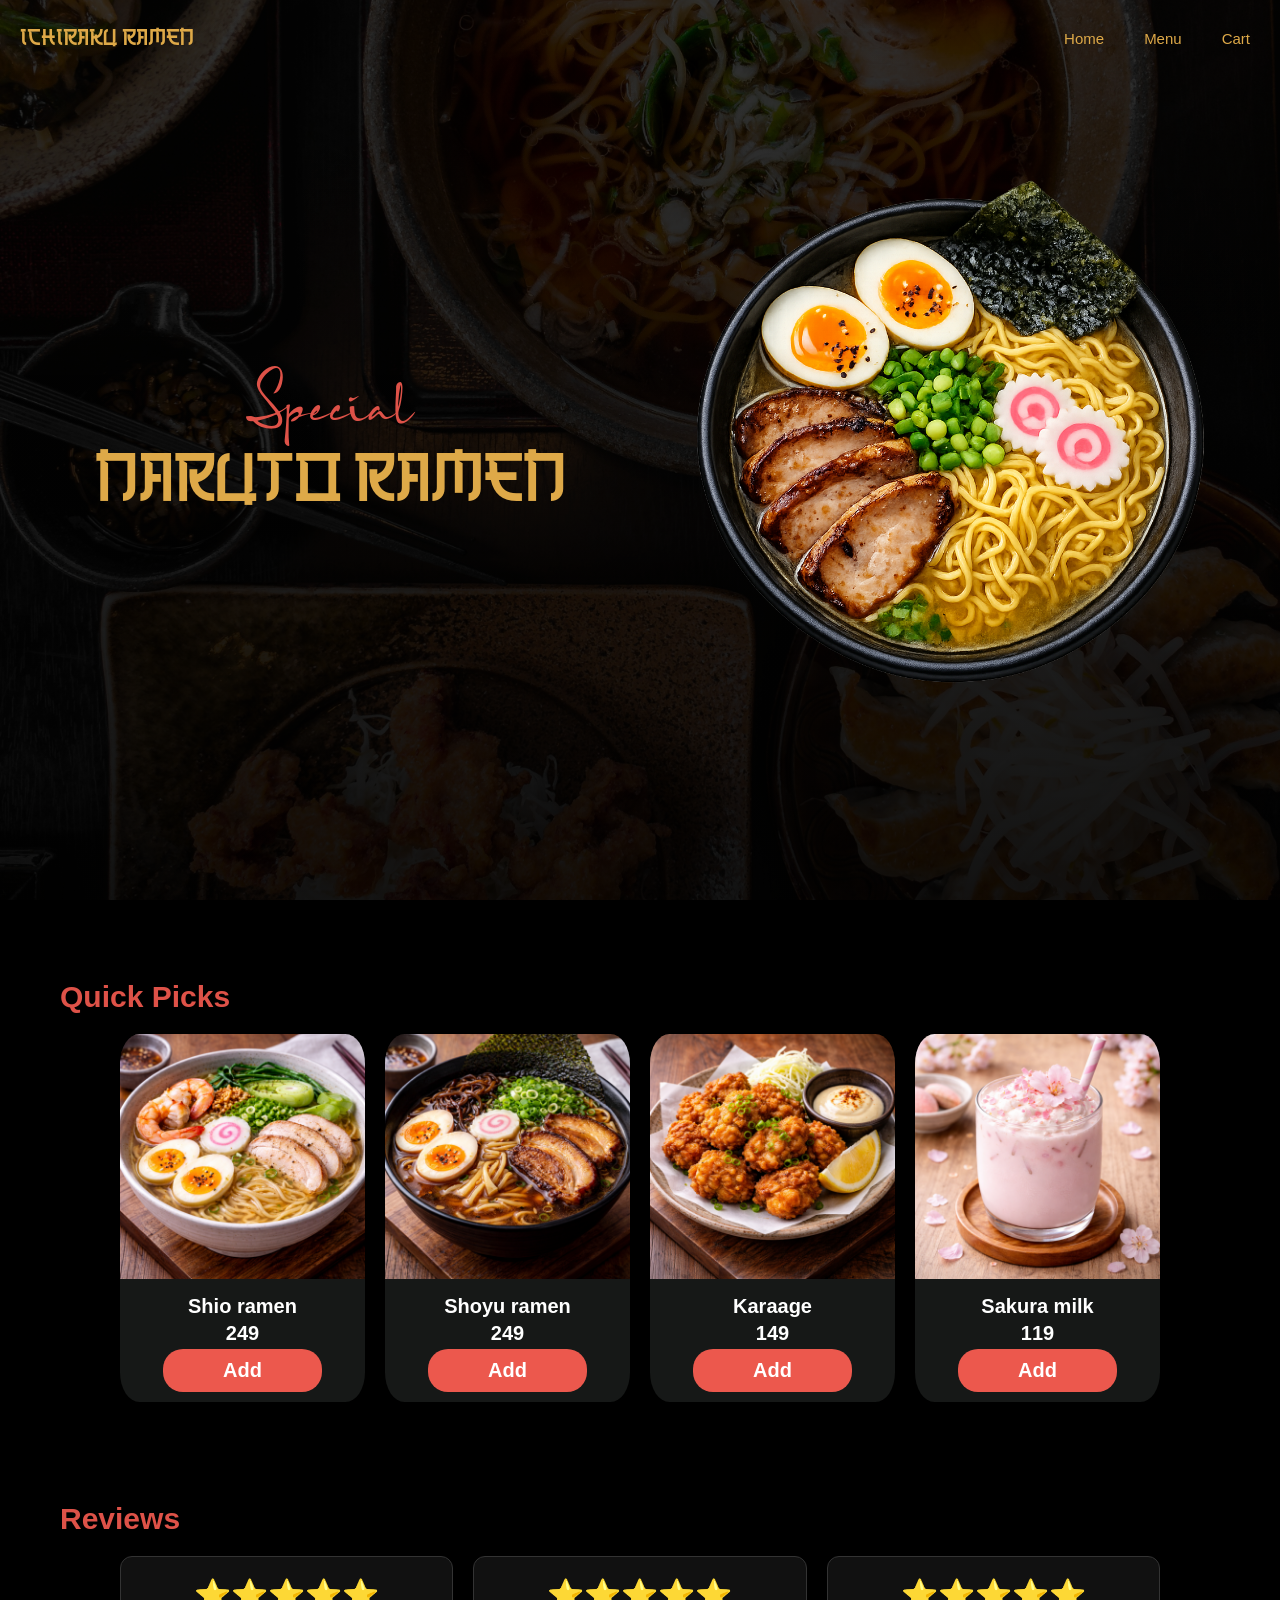
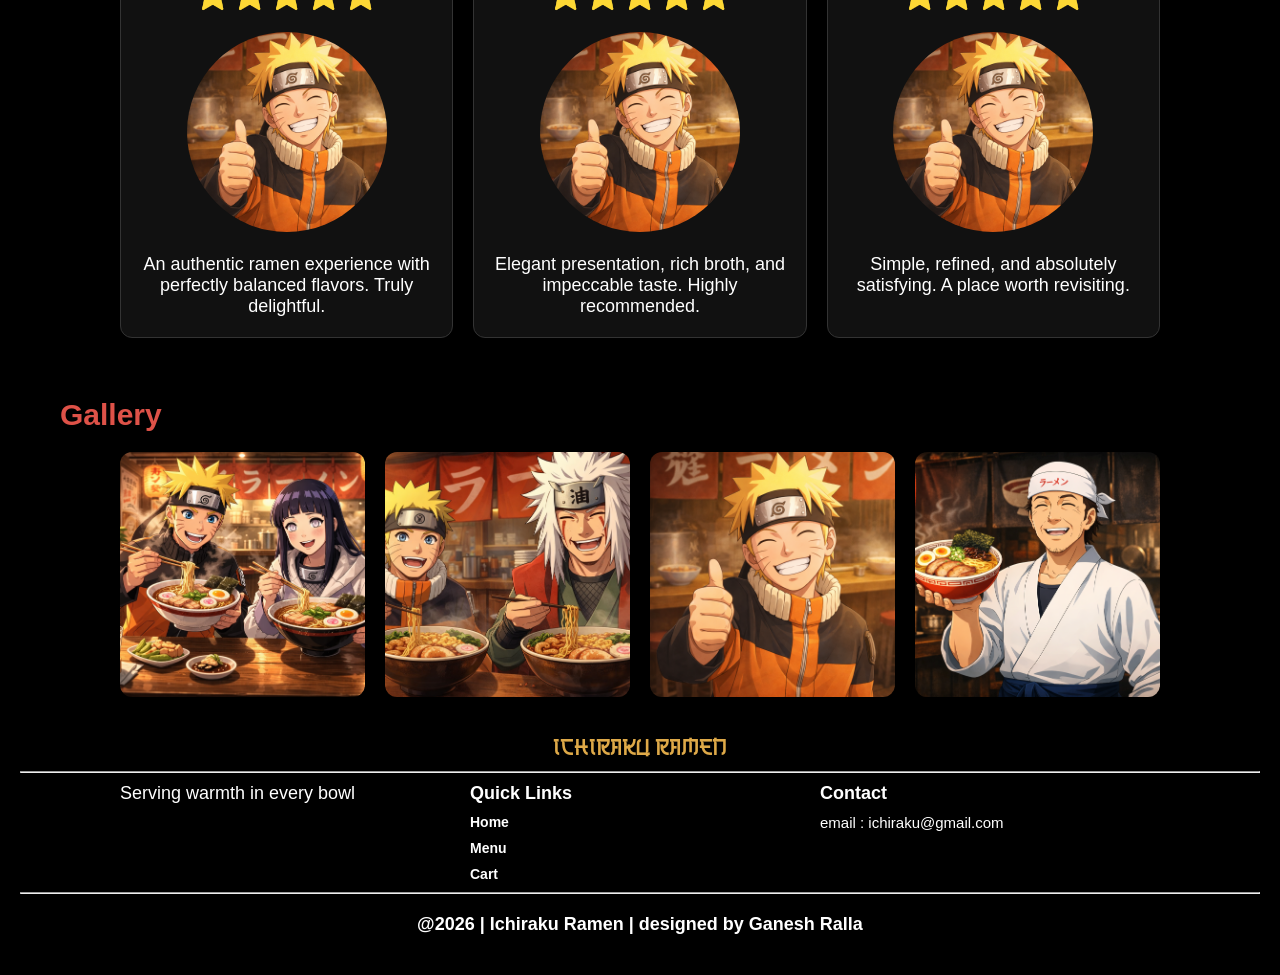
<file: index.html>
<!DOCTYPE html>
<html lang="en">

<head>
    <meta charset="UTF-8">
    <meta name="viewport" content="width=device-width, initial-scale=1.0">
    <title>Ichiraku Ramen</title>
    <link rel="stylesheet" href="style.css">
    <script src="script.js" defer></script>
</head>

<body>
    <header class="navbar">
        <div class="nav-home">
            <a href="#" class="japanfont">Ichiraku Ramen</a>
        </div>
        <div class="hamburger">
            ☰
        </div>
        <nav class="nav-items">
            <a href="index.html">Home</a>
            <a href="menu.html">Menu</a>
            <a href="cart.html">Cart</a>
        </nav>
    </header>
    <main>
        <section class="main-bg">
            <div class="ramen-img">
                <img src="assets/ramen_bowl_final.png" alt="ramen_bowl">
            </div>
            <div class="text-center">
                <p class="special">Special</p>
                <p class="naruto-ramen">Naruto Ramen</p>
            </div>
        </section>

        <section class="quick-picks">
            <p class="section-header">Quick Picks</p>
            <div class="quick-container">

            </div>
        </section>

        <section class="reviews">
            <p class="section-header">Reviews</p>
            <div class="review-container">
                <div class="review-card">
                    <div class="review-star">
                        <span>⭐</span><span>⭐</span><span>⭐</span><span>⭐</span><span>⭐</span>
                    </div>
                    <div class="reviewer">
                        <img src="assets/naruto_thumbsup.png" alt="naruto" height="200">
                    </div>
                    <div class="review-content">
                        <p>
                            An authentic ramen experience with perfectly balanced flavors. Truly delightful.
                        </p>
                    </div>    
                </div>

                <div class="review-card">
                    <div class="review-star">
                        <span>⭐</span><span>⭐</span><span>⭐</span><span>⭐</span><span>⭐</span>
                    </div>
                    <div class="reviewer">
                        <img src="assets/naruto_thumbsup.png" alt="naruto" height="200">
                    </div>
                    <div class="review-content">
                        <p>
                            Elegant presentation, rich broth, and impeccable taste. Highly recommended.
                        </p>
                    </div>    
                </div>

                <div class="review-card">
                    <div class="review-star">
                        <span>⭐</span><span>⭐</span><span>⭐</span><span>⭐</span><span>⭐</span>
                    </div>
                    <div class="reviewer">
                        <img src="assets/naruto_thumbsup.png" alt="naruto" height="200">
                    </div>
                    <div class="review-content">
                        <p>
                            Simple, refined, and absolutely satisfying. A place worth revisiting.
                        </p>
                    </div>    
                </div>
               
            </div>
        </section>

        <section class="gallery">
            <p class="section-header">Gallery</p>
            <div class="gallery-container">
                <div class="gallery-card">
                    <img src="assets/naruto_hinata.png" alt="naruto_hinata">
                </div>
                <div class="gallery-card">
                    <img src="assets/naruto-jiraiya-background.png" alt="naruto-jiraiya-background" >
                </div>
                <div class="gallery-card">
                    <img src="assets/naruto_thumbsup.png" alt="naruto_thumbsup" >
                </div>
                <div class="gallery-card">
                    <img src="assets/Teuchi.png" alt="Teuchi" >
                </div>
            </div>
        </section>
    </main>

    <footer>
        <div class="footer">
            <p class="footer-ramen">Ichiraku Ramen</p>
            <hr>
            <div class="footer-container">
                <div class="footer-card">

                    <p class="footer-quote">Serving warmth in every bowl</p>
                </div>

                <div class="footer-card">
                    <p id="quick-links">Quick Links</p>
                    <!-- <hr> -->
                    <div class="links">
                        <a href="index.html">Home</a>
                        <a href="menu.html">Menu</a>
                        <a href="cart.html">Cart</a>
                    </div>
                </div>

                <div class="footer-card">
                    <p id="contact">Contact</p>
                    <p id="email">email : ichiraku@gmail.com</p>
                </div>
            </div>
            <hr>
            <p id="creator">@2026 | Ichiraku Ramen | designed by Ganesh Ralla</p>
        </div>
    </footer>

</body>

</html>
</file>
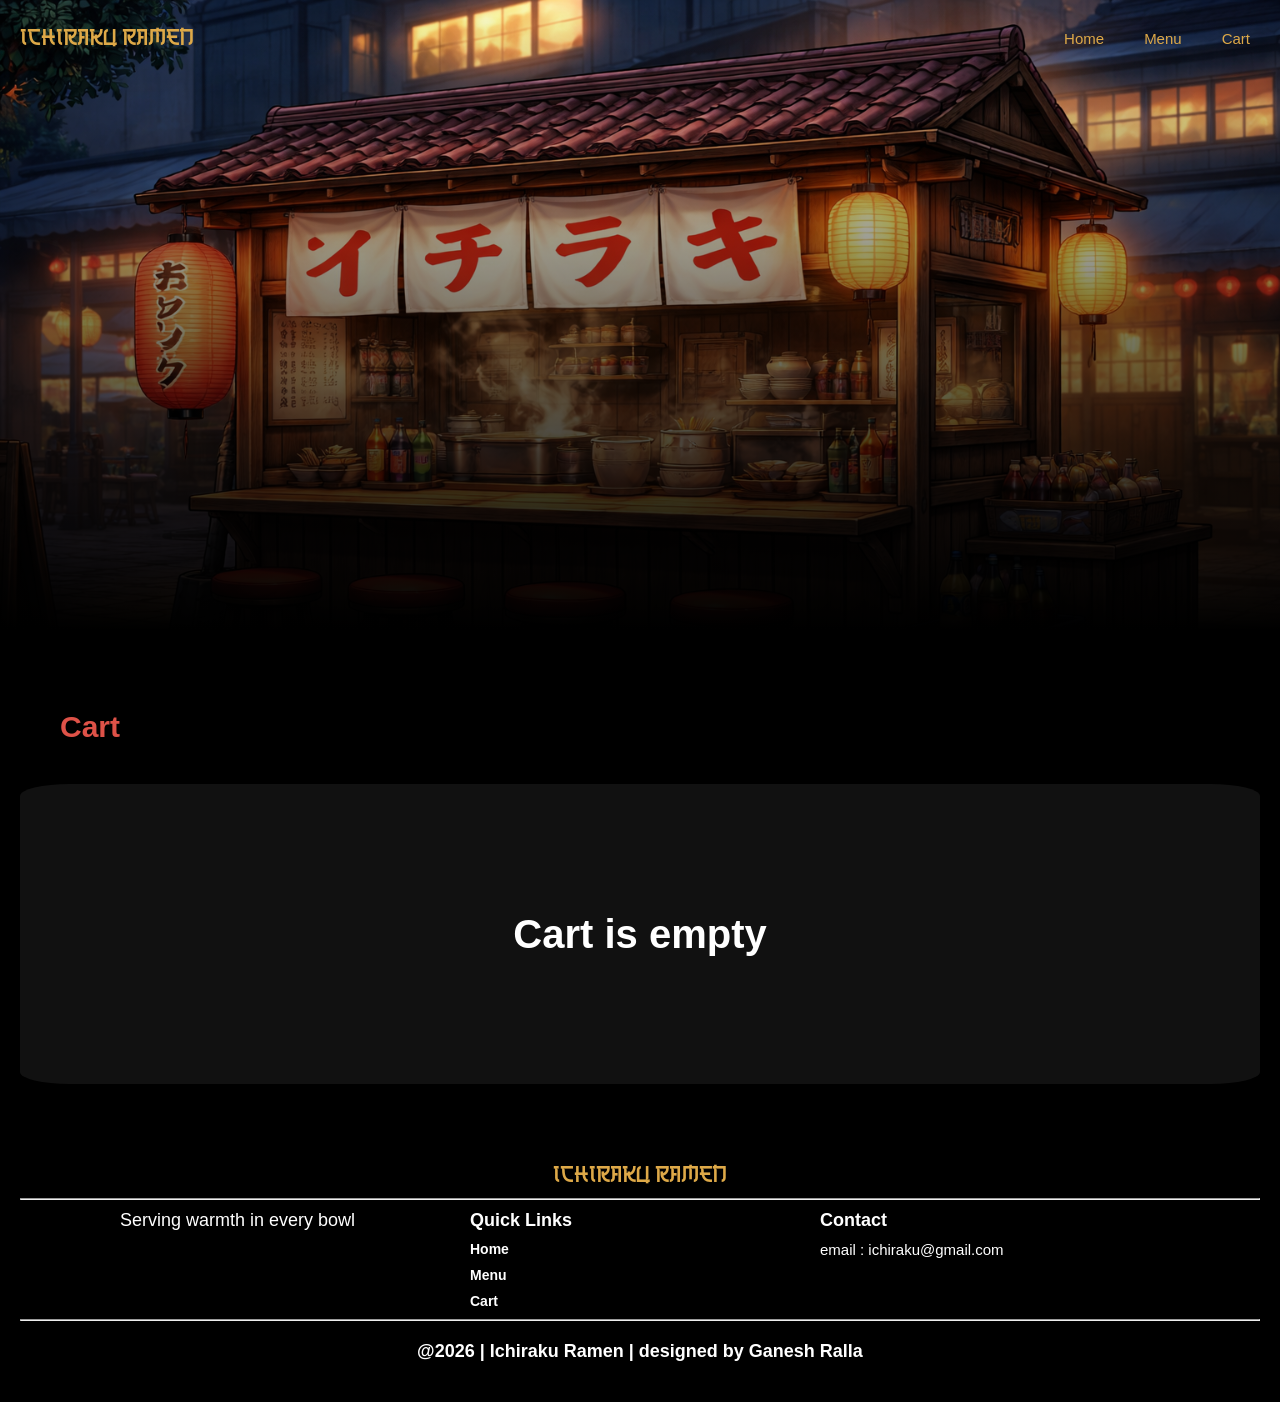
<file: cart.html>
<!DOCTYPE html>
<html lang="en">

<head>
    <meta charset="UTF-8">
    <meta name="viewport" content="width=device-width, initial-scale=1.0">
    <title>Ichiraku Ramen</title>
    <link rel="stylesheet" href="style.css">
    <script src="script.js" defer></script>
</head>

<body>
    <header class="navbar">
        <div class="nav-home">
            <a href="#" class="japanfont">Ichiraku Ramen</a>
        </div>
        <div class="hamburger">
            ☰
        </div>
        <nav class="nav-items">
            <a href="index.html">Home</a>
            <a href="menu.html">Menu</a>
            <a href="cart.html">Cart</a>
        </nav>
    </header>
    <main>
        <section class="cart-bg"></section>
        <section class="cart">
            <p class="section-header">Cart</p>
            <div class="cart-summery">
                <div class="cart-container">
                    <!-- <div class="cart-card">
                        <div class="cart-img"></div>
                        <div class="cart-desc"></div>
                    </div> -->
                </div>
                <div class="cart-buy">
                    <div class="cart-wish">
                        <p>Thank you for choosing us</p>
                    </div>
                    
                    <!-- <button>Check out</button> -->
                </div>
            </div>
        </section>


    </main>

    <footer>
        <div class="footer">
            <p class="footer-ramen">Ichiraku Ramen</p>
            <hr>
            <div class="footer-container">
                <div class="footer-card">

                    <p class="footer-quote">Serving warmth in every bowl</p>
                </div>

                <div class="footer-card">
                    <p id="quick-links">Quick Links</p>
                    <!-- <hr> -->
                    <div class="links">
                        <a href="index.html">Home</a>
                        <a href="menu.html">Menu</a>
                        <a href="cart.html">Cart</a>
                    </div>
                </div>

                <div class="footer-card">
                    <p id="contact">Contact</p>
                    <p id="email">email : ichiraku@gmail.com</p>
                </div>
            </div>
            <hr>
            <p id="creator">@2026 | Ichiraku Ramen | designed by Ganesh Ralla</p>
        </div>
    </footer>

</body>

</html>
</file>
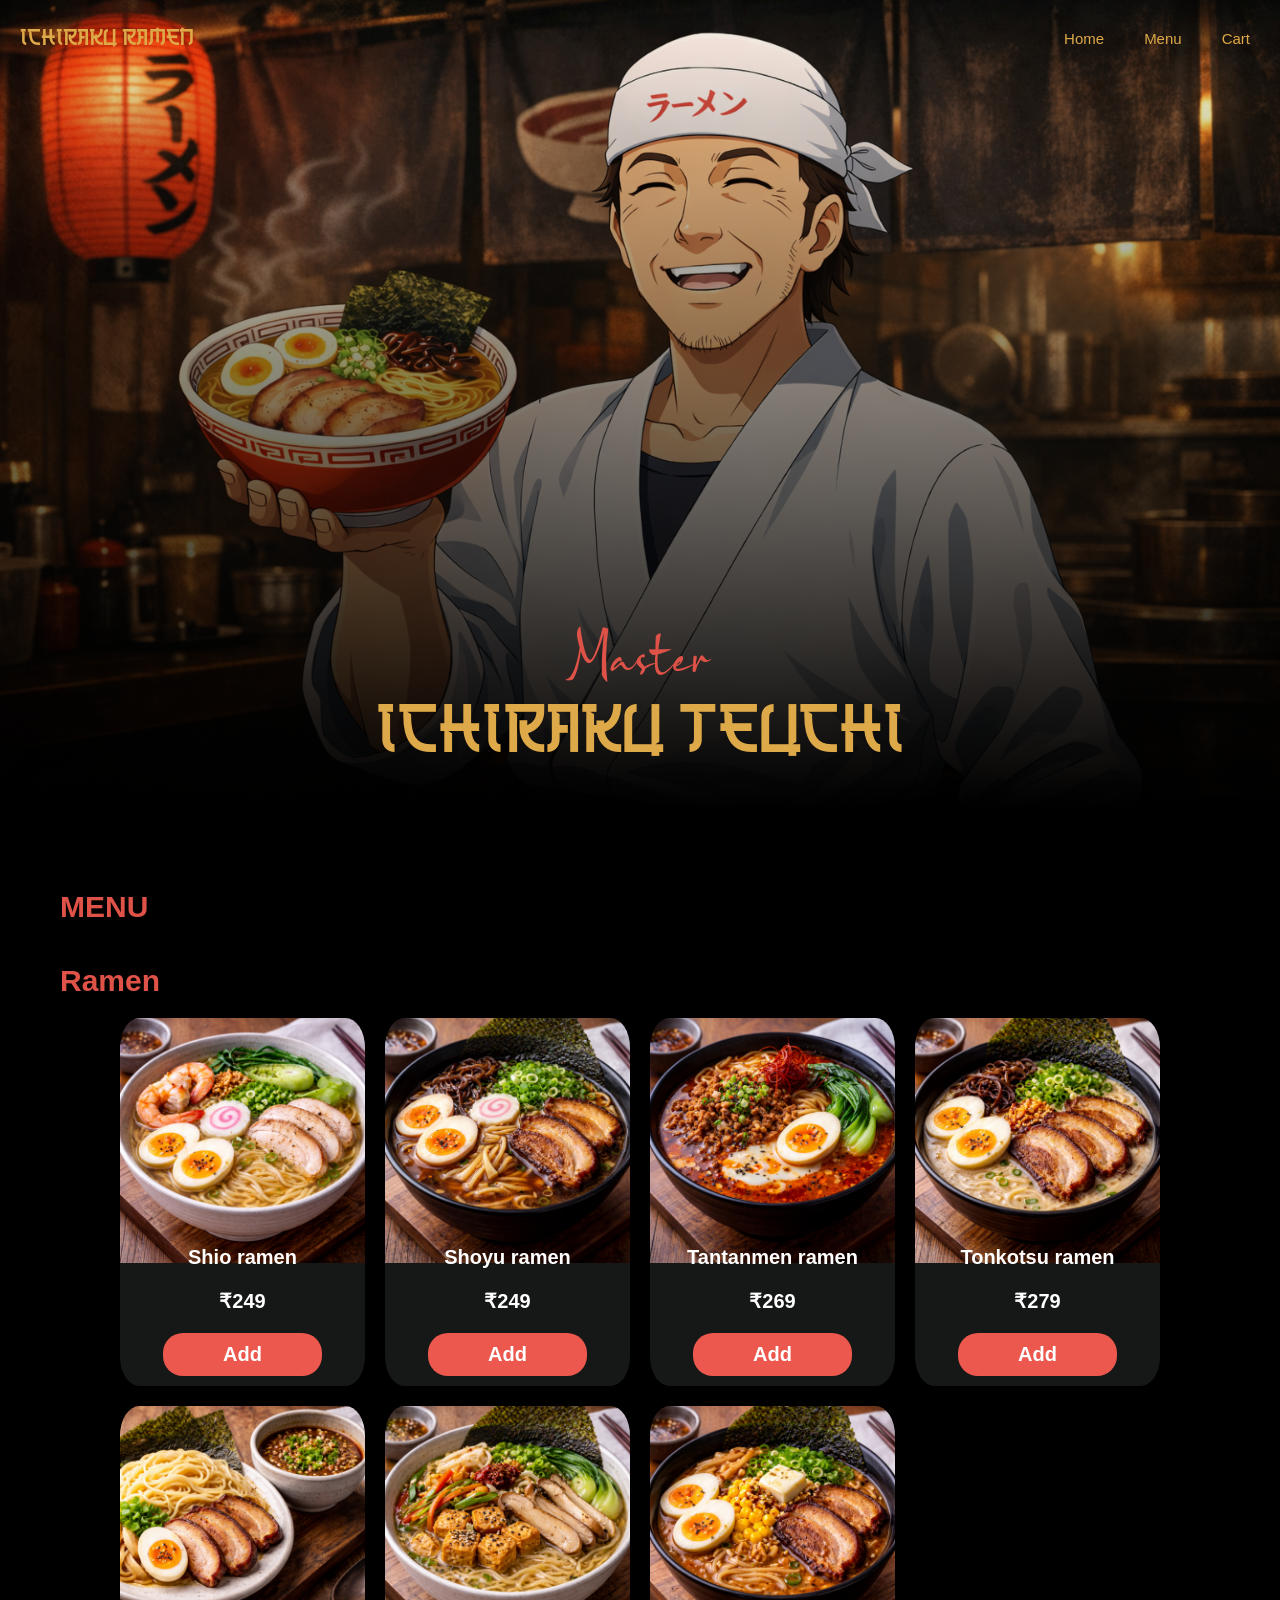
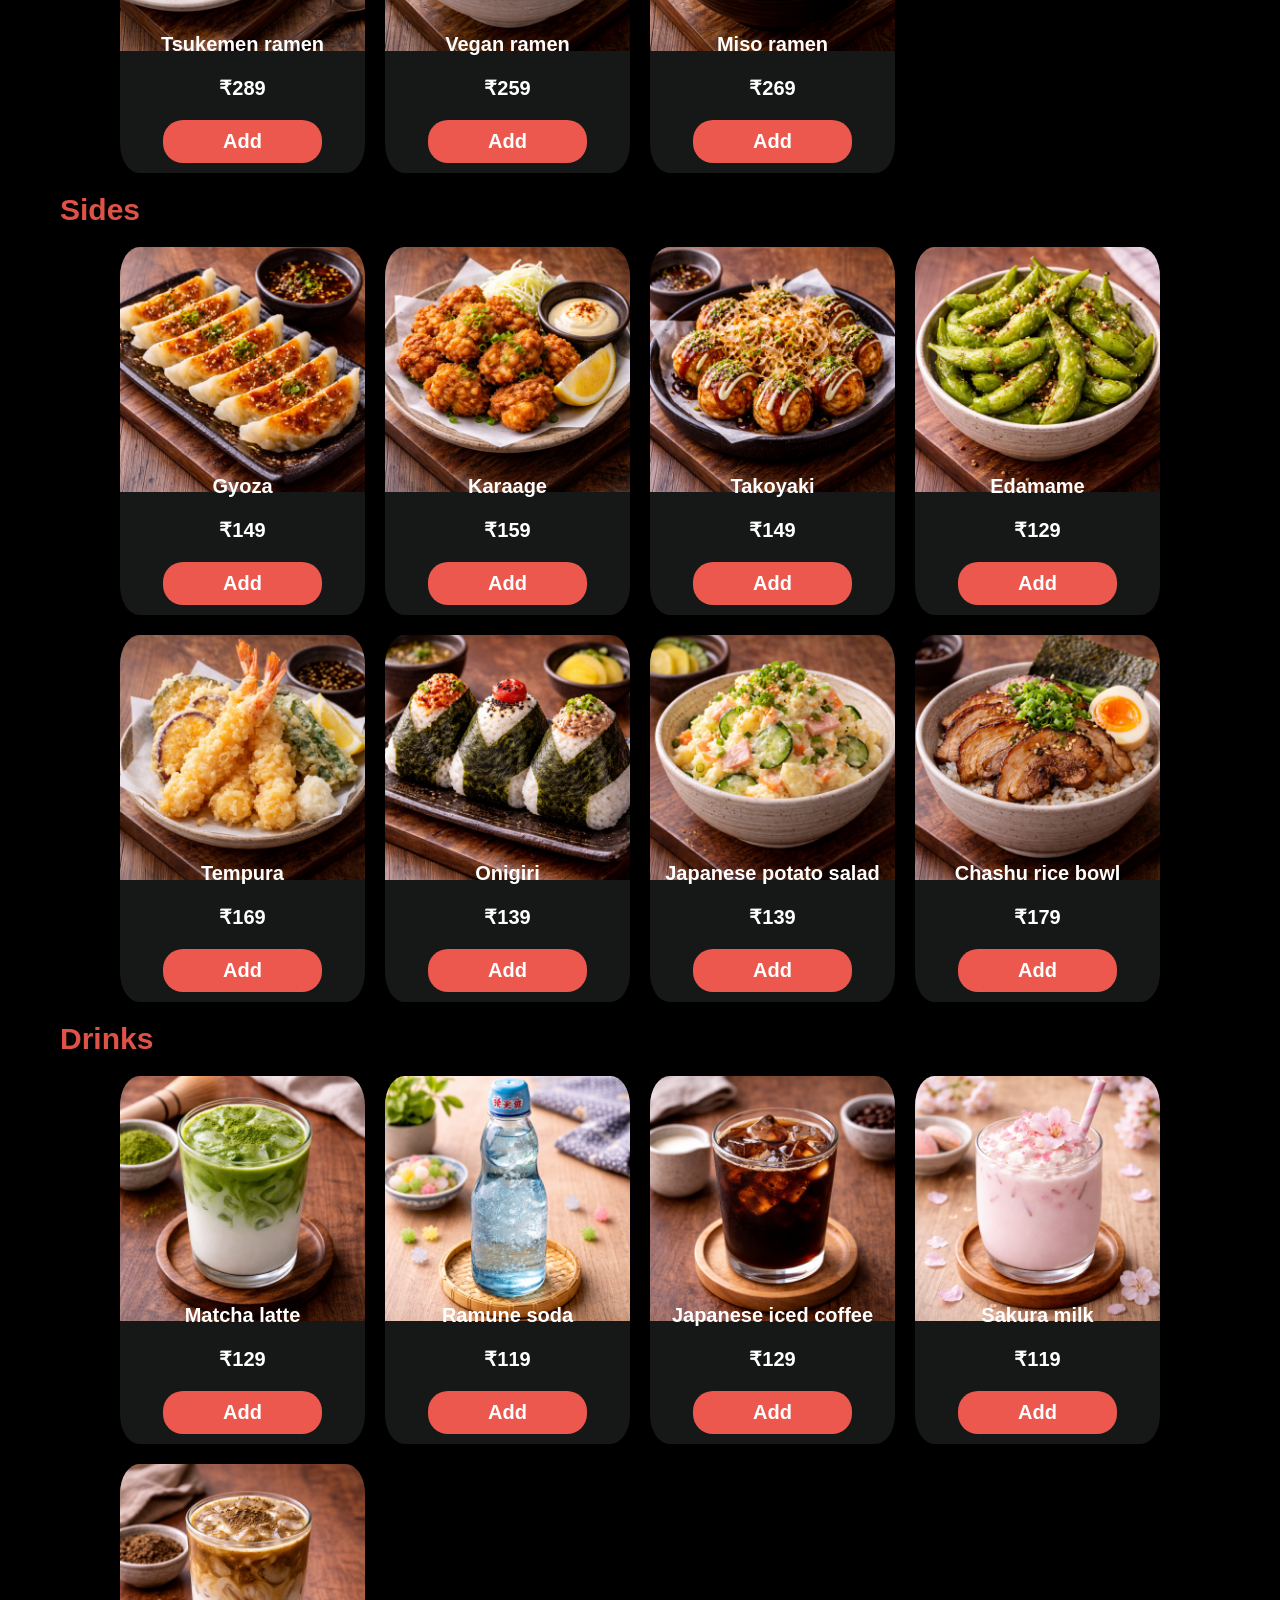
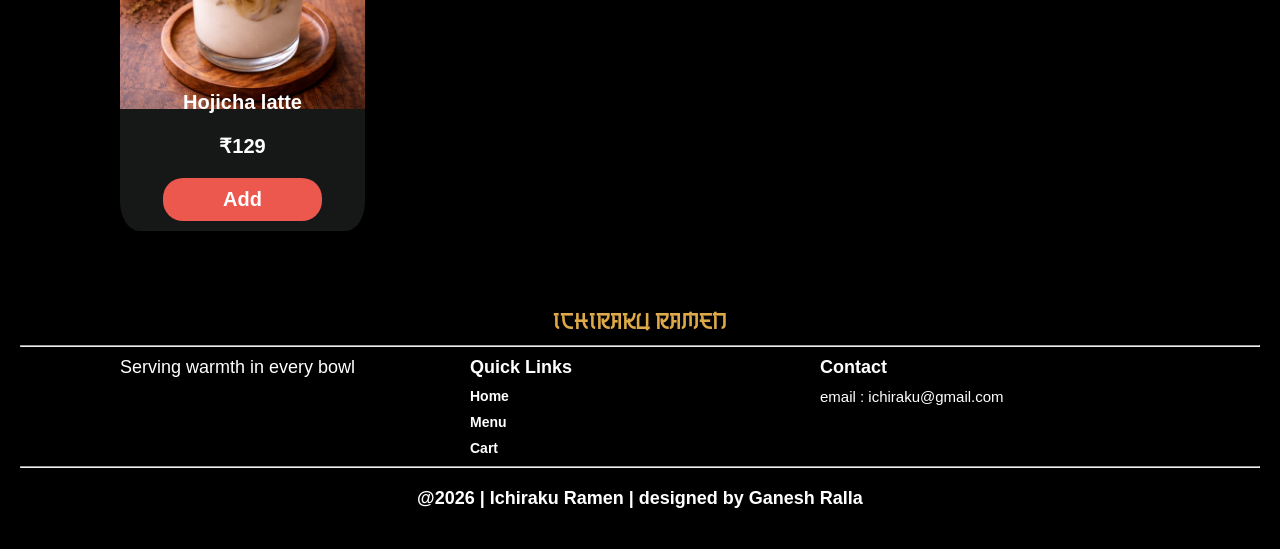
<file: menu.html>
<!DOCTYPE html>
<html lang="en">

<head>
    <meta charset="UTF-8">
    <meta name="viewport" content="width=device-width, initial-scale=1.0">
    <title>Ichiraku Ramen</title>
    <link rel="stylesheet" href="style.css">
    <script src="script.js" defer></script>
</head>

<body>
    <header class="navbar">
        <div class="nav-home">
            <a href="#" class="japanfont">Ichiraku Ramen</a>
        </div>
        <div class="hamburger">
            ☰
        </div>
        <nav class="nav-items">
            <a href="index.html">Home</a>
            <a href="menu.html">Menu</a>
            <a href="cart.html">Cart</a>
        </nav>
    </header>
    <main>
        <section class="master-chef">
            <div class="master-text">
                <p class="master">Master</p>
                <p class="teuchi">Ichiraku Teuchi</p>
            </div>

        </section>


        <section class="menu-picks">
            <p class="section-header">MENU</p>
            <p class="section-header">Ramen</p>
            <div class="menu-container">
                <!--DOM data is visible here  -->
            </div>

            <p class="section-header">Sides</p>
            <div class="menu-container sides-container">
                <!-- DOM Content -->
            </div>

            <p class="section-header">Drinks</p>
            <div class="menu-container drinks-container">
                <!-- DOM Content -->
            </div>
        </section>




    </main>

    <footer>
        <div class="footer">
            <p class="footer-ramen">Ichiraku Ramen</p>
            <hr>
            <div class="footer-container">
                <div class="footer-card">

                    <p class="footer-quote">Serving warmth in every bowl</p>
                </div>

                <div class="footer-card">
                    <p id="quick-links">Quick Links</p>
                    <!-- <hr> -->
                    <div class="links">
                        <a href="index.html">Home</a>
                        <a href="menu.html">Menu</a>
                        <a href="cart.html">Cart</a>
                    </div>
                </div>

                <div class="footer-card">
                    <p id="contact">Contact</p>
                    <p id="email">email : ichiraku@gmail.com</p>
                </div>
            </div>
            <hr>
            <p id="creator">@2026 | Ichiraku Ramen | designed by Ganesh Ralla</p>
        </div>
    </footer>

</body>

</html>
</file>
<file: style.css>
* {
    margin: 0;
    padding: 0;
    box-sizing: border-box;
    scroll-behavior: smooth;
}

html {
    font-size: 62.5%;
}

body {
    background-color: black;
    overflow-x: hidden;
    width: 100%;
    color: white;
    font-family: sans-serif;
}

@font-face {
    font-family: "japanfont";
    src: url(fonts/JapanRich-Regular.woff), url(fonts/JapanRich-Regular.woff2);
    font-weight: normal;
}

@font-face {
    font-family: "khiaraScript";
    src: url(fonts/KhiaraScript.otf), url(fonts/KhiaraScript1.ttf);
    font-weight: normal;
}

button:hover{
    cursor: pointer;
}
.text-center {
    text-align: center;
}

.text-bold {
    font-weight: 800;
}

.navbar {
    display: flex;
    justify-content: space-between;
    align-items: center;
    padding: 2rem;

    position: fixed;
    top: 0;
    width: 100%;
    z-index: 1000;
}

.navbar.scrolled {
    background: rgb(239, 116, 34);
}

.navbar.scrolled>.nav-home>a {
    color: white;
}

.navbar.scrolled>.hamburger {
    color: white;
}

.nav-home>a {
    text-decoration: none;
    color: white;
    font-family: "japanfont";
    font-size: 2rem;
    color: rgb(222, 169, 72);
}

.hamburger {
    font-size: 2.4rem;
    color: rgb(222, 169, 72);
}

.nav-items {
    position: absolute;
    top: 100%;

    background-color: white;
    left: 0;
    right: 0;


    opacity: 0;
    transform: translateY(-15px);
    pointer-events: none;
    transition: all 0.3s ease;


    display: flex;
    flex-direction: column;
    align-items: center;
    gap: 2rem;
}

.nav-items.active {
    opacity: 1;
    transform: translateY(0);
    pointer-events: auto;
}

.nav-items>a {
    text-decoration: none;
    color: rgb(222, 169, 72);
    font-size: 1.5rem;
    padding: 1rem;
}


.main-bg {
    min-height: 100vh;
    width: 100%;

    background: linear-gradient(to top, rgba(0, 0, 0, 0.6), transparent), linear-gradient(rgba(0, 0, 0, 0.8), rgba(0, 0, 0, 0.8)), url(assets/raman-background-main.jpeg);
    background-size: cover;
    background-repeat: no-repeat;
    background-position: center;

    padding: 2rem;

    display: flex;
    flex-direction: column;
    align-items: center;
    justify-content: center;
}

.ramen-img {
    width: 100%;
}

.ramen-img>img {
    width: 100%;
    min-width: 32rem;
    height: auto;
    object-fit: cover;
}

/* .ramen-img>img {
    animation: rotate;
    animation-timing-function: linear;
    animation-direction: normal;
    animation-duration: 14s;
    animation-iteration-count: infinite;
}

.ramen-img>img:hover {
    animation-play-state: paused;
    cursor: pointer;
}

@keyframes rotate {
    from {
        transform: rotate(0deg);
    }

    to {
        transform: rotate(360deg);
    }
} */

.special {
    font-family: "khiaraScript";
    font-size: 6rem;
    color: rgb(222, 82, 72);
}

.naruto-ramen {
    font-family: "japanfont";
    font-size: 4rem;
    color: rgb(222, 169, 72);
}

.quick-picks {
    padding: 6rem 2rem;
}

.section-header {
    font-size: 2rem;
    font-weight: 800;
    padding: 2rem 0;
    color: rgb(222, 82, 72);
}

.quick-container {
    display: grid;
    grid-template-columns: repeat(2, 1fr);
    gap: 2rem;
}

.quick-card {
    width: 100%;
    min-width: 5rem;
    aspect-ratio: 4/6;
    background-color: #161817;
    border-radius: 8%;

    display: flex;
    align-items: center;
    justify-content: flex-end;
    flex-direction: column;
    gap: 0.4rem;
    padding: 0 0 1rem 0;

    background-size: contain;
    background-repeat: no-repeat;
}

.quick-card:hover {
    cursor: pointer;
    transform: translateY(-12px);
    transition: transform 0.2s ease;
}

.quick-card>p {
    font-size: 1rem;
    font-weight: 800;
}

.quick-card>button {
    padding: 0.4rem 3rem;
    font-weight: 800;
    border-radius: 2rem;
    border: none;
    background-color: rgb(236, 88, 77);
    color: white;
}



.master-chef {
    min-height: 90vh;
    width: 100%;

    padding: 2rem;
    background: linear-gradient(to top, rgba(0, 0, 0), transparent),
        url(assets/Teuchi.png);
    background-position: center top;
    background-size: cover;
    background-repeat: no-repeat;

    display: flex;
    align-items: flex-end;
    justify-content: center;
    padding-bottom: 4rem;
}

.master-text {
    display: flex;
    flex-direction: column;
}

.master {
    font-family: "khiaraScript";
    font-size: 6rem;
    text-align: center;
    color: rgb(222, 82, 72);
}

.teuchi {
    font-family: "japanfont";
    font-size: 3rem;
    color: rgb(222, 169, 72);
}

.menu-picks {
    padding: 6rem 2rem;
}



.menu-container {
    display: grid;
    grid-template-columns: repeat(2, 1fr);
    gap: 2rem;
}

.menu-card {
    width: 100%;
    min-width: 5rem;
    aspect-ratio: 4/6;
    background-color: #161817;
    border-radius: 8%;

    display: flex;
    flex-direction: column;
    align-items: center;
    justify-content: flex-end;
    gap: 0.4rem;
    padding: 0 0 1rem 0;

    background-size: contain;
    background-repeat: no-repeat;
}

.menu-card>p {
    font-size: 1rem;
    font-weight: 800;
}

.menu-card>button {
    padding: 0.4rem 3rem;
    font-weight: 800;
    border-radius: 2rem;
    border: none;
    background-color: rgb(236, 88, 77);
    color: white;
}


.reviews {
    padding: 2rem;
}

.review-container {
    display: grid;
    grid-template-columns: repeat(1, 1fr);
    gap: 2rem;
}

.review-card {
    width: 100%;
    min-width: 5rem;
    background-color: #111;
    border: 1px solid #333;
    border-radius: 12px;
    text-align: center;
    padding: 2rem;

    display: flex;
    flex-direction: column;
    gap: 2rem;

}

section {
    padding: 8rem 0;
}

.review-star {
    font-size: 3rem;
}

.reviewer>img {
    border-radius: 50%;
}

.review-content {
    font-size: 1.8rem;
}


.gallery {
    padding: 2rem;
}

.gallery-container {
    display: grid;
    grid-template-columns: repeat(1, 1fr);
    gap: 2rem;
}

.gallery-card {
    aspect-ratio: 1 / 1;
    /* Perfect square */
    overflow: hidden;
    border-radius: 1.2rem;
}

.gallery-card img {
    width: 100%;
    height: 100%;
    object-fit: cover;
    transition: transform 0.4s ease;
}

.gallery-card:hover img {
    transform: scale(1.08);
}

.footer {
    padding: 2rem;
}

.footer-container {
    display: grid;
    grid-template-columns: repeat(1, 1fr);
    gap: 1rem;
    padding: 1rem 0;
}

.footer-card {
    width: 100%;
    min-width: 5rem;
}

.footer-ramen {
    font-family: "japanfont";
    text-align: center;
    font-size: 2rem;
    color: rgb(222, 169, 72);
    padding-bottom: 1rem;
}

.footer-quote {
    text-align: left;
    font-size: 1.8rem;
    letter-spacing: 1.6;
}

#quick-links {
    font-weight: 800;
    font-size: 1.8rem;
    text-align: left;
}

.links {
    padding: 1rem 0;
    display: flex;
    flex-direction: column;
    justify-content: flex-start;
    align-items: flex-start;
    gap: 1rem 4rem;
}

.links>a {
    text-decoration: none;
    color: white;
    font-weight: 600;
    font-size: 1.4rem;
}

#contact {
    font-weight: 800;
    font-size: 1.8rem;
    padding: 1rem 0;
}

#email {
    font-size: 1.5rem;
    font-weight: 400;
}

#creator {
    text-align: center;
    font-weight: 600;
    font-size: 1.8rem;
    padding: 2rem 0;
}

.cart-bg{
    background: linear-gradient(to top, rgba(0,0,0,1), rgba(0,0,0,0)),
                url(assets/cart_bg.png);
    background-position: center top;
    background-repeat: no-repeat;
    background-size: cover;

    min-height: 70vh;
}
.cart {
    padding: 6rem 2rem;
   
}

.cart-summery {
    display: grid;
    grid-template-columns: repeat(1,1fr);
    align-items: stretch;
    gap: 2rem;
}

.cart-container {
    /* background-color: aqua; */
    display: flex;
    flex-direction: column;
    gap: 1.5rem;
}

.cart-card {
    color: white;
    font-size: 1.6rem;
    font-weight: 600;


    display: flex;
    gap: 1rem;
    align-items: center;
    padding: 1rem;
    border-radius: 1rem;
    background: #111;
}

.cart-img {
    /* height: 10rem;
    width: 10rem; */

    width: 10rem;
    aspect-ratio: 1/1;
    border-radius: 0.8rem;
    /* background-color: beige; */
    flex-shrink: 0;
}

.cart-desc {
    /* background-color: beige; */
    flex: 1;
    display: flex;
    flex-direction: column;
    gap: 0.5rem;
}

.cart-buy {
    background-color: #111;
    display: flex;
    flex-direction: column;
    justify-content: center;
    align-items: center;
    gap: 6rem;
    /* align-items: flex-start; */
    padding: 1rem;
    border-radius: 4%;
    min-height: 30rem;
}


.cart-buy button {
    padding: 0.8rem;
    border: none;
    border-radius: 8px;
    background: rgb(222, 169, 72);
    color: white;
    /* font-size: 1rem; */
    cursor: pointer;
    font-weight: 600;
}



.thank-you {
    font-size: 3rem;
    font-weight: 800;
    text-align: center;
}

.bill-area {
    font-size: 1.4rem;
    line-height: 2;

}

.bill-area>h3,
button {
    font-size: 2rem;
}

.bill-area>button {
    margin-top: 4rem;
}

@media (min-width:768px) {
    .quick-container {
        padding: 0 4rem;
    }

    .quick-card>p {
        font-size: 2rem;
    }

    .quick-card>button {
        padding: 1rem 6rem;
        font-size: 2rem;
    }

    .menu-container {
        padding: 0 4rem;
    }

    .menu-card>p {
        font-size: 2rem;
    }

    .menu-card>button {
        padding: 1rem 6rem;
        font-size: 2rem;
    }

    .review-container {
        padding: 0 4rem;
        grid-template-columns: repeat(2, 1fr);
    }

    .gallery-container {
        grid-template-columns: repeat(2, 1fr);
        padding: 0 4rem;
    }

    .footer-container {
        padding: 0 4rem;
        grid-template-columns: repeat(3, 1fr);
        align-items: baseline;
    }

    .hamburger {
        display: none;
    }

    .nav-items {
        opacity: 1;
        position: static;
        pointer-events: auto;

        flex-direction: row;
        align-items: center;
        background-color: transparent;
        transform: none;
    }

    .navbar.scrolled>.nav-items>a {
        color: white;
    }

    .section-header {
        font-size: 3rem;
        font-weight: 800;
        padding: 2rem 4rem;
    }

    .naruto-ramen {
        font-size: 6rem;
    }

    .special {
        font-size: 8rem;
    }

    .master {
        font-size: 8rem;
    }

    .teuchi {
        font-size: 6rem;
    }

    .cart-summery {
        grid-template-columns: 2fr 1fr;
        /* Items | Summary */
        align-items: stretch;
    }

    .thank-you {
        font-size: 3.8rem;
        font-weight: 800;
        text-align: center;
    }
}

.empty-cart{
    grid-template-columns: 1fr;
    font-size: 4rem;
    font-weight: 800;
}


@media (min-width:1024px) {
    .main-bg {
        flex-direction: row-reverse;
        gap: 4rem;
        padding: 4rem;
    }

    .ramen-img {
        width: 50%;
    }

    .text-center {
        width: 50%;
        text-align: center;
    }

    .menu-card {
        gap: 2rem;
    }

    .review-container {
        grid-template-columns: repeat(3, 1fr);
        padding: 0 10rem;
    }

    .quick-container {
        grid-template-columns: repeat(4, 1fr);
        padding: 0 10rem;
    }

    .menu-container {
        grid-template-columns: repeat(4, 1fr);
        padding: 0 10rem;
    }

    .gallery-container {
        grid-template-columns: repeat(4, 1fr);
        padding: 0 10rem;

    }

    .gallery-container>.gallery-card>img {
        flex: 1;
        object-fit: cover;

    }

    .gallery-card {
        min-width: 8rem;
    }

    .footer-container {
        padding: 0 10rem;
    }

    .cart-container {
        padding: 0 10rem;
    }

    .thank-you {
        font-size: 6rem;
        font-weight: 800;
        text-align: center;
    }

    .bill-area {
        font-size: 2.4rem;
        line-height: 2;

    }

    .bill-area>h3,
    button {
        font-size: 2.8rem;
    }

    .bill-area>button {
        margin-top: 4rem;
    }
}
</file>
